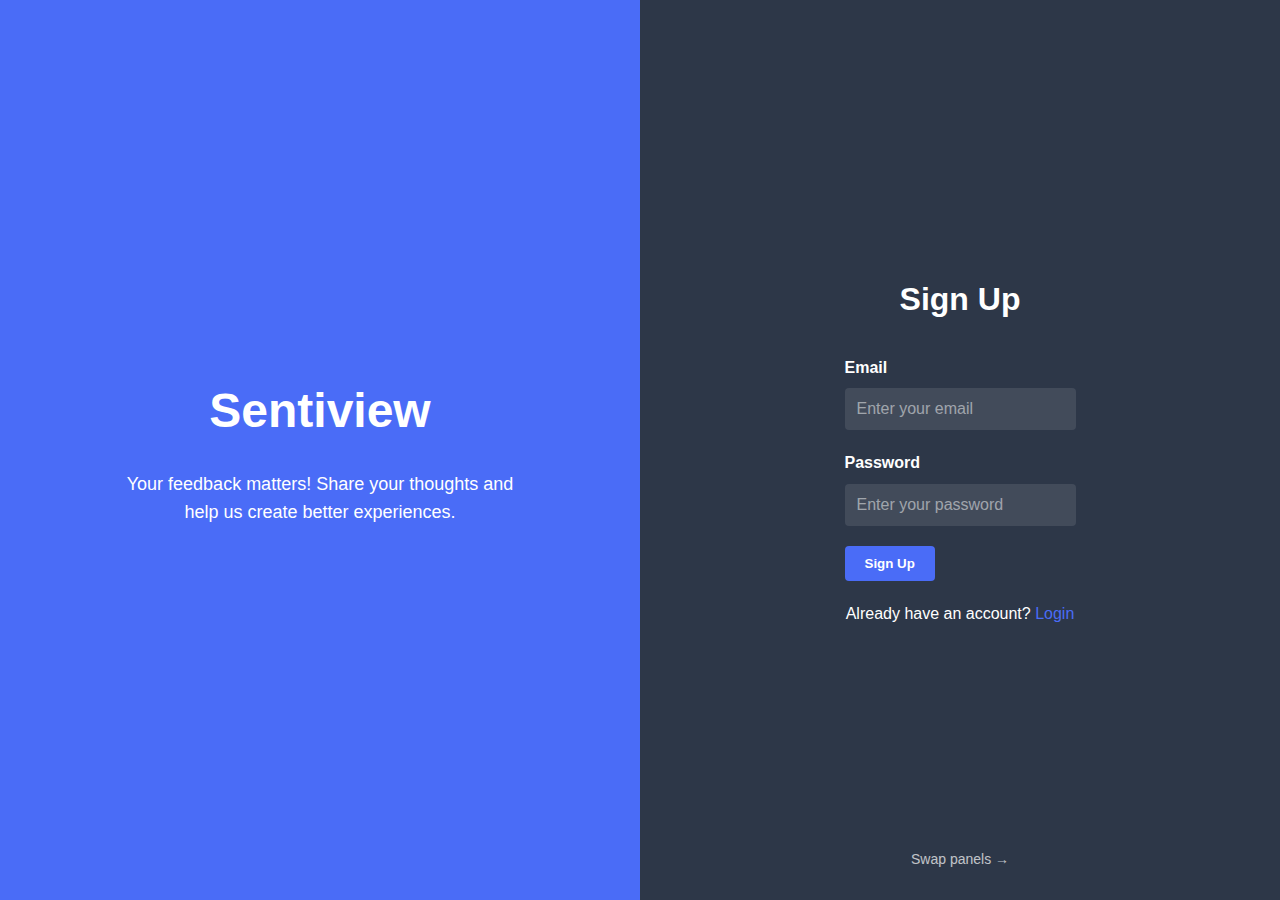
<file: index.html>
<!DOCTYPE html>
<html lang="en">
<head>
    <meta charset="UTF-8">
    <meta name="viewport" content="width=device-width, initial-scale=1.0">
    <title>Sentiview - Login</title>
    <link rel="stylesheet" href="css/style.css">
    <link rel="stylesheet" href="https://cdnjs.cloudflare.com/ajax/libs/font-awesome/6.4.0/css/all.min.css">
</head>
<body>
    <div class="login-container">
        <div class="login-panel left-panel">
            <h1>Sentiview</h1>
            <p>Your feedback matters! Share your thoughts and help us create better experiences.</p>
        </div>
        <div class="login-panel right-panel">
            <h2>Sign Up</h2>
            <form id="loginForm">
                <div class="form-group">
                    <label for="email">Email</label>
                    <input type="email" id="email" placeholder="Enter your email" required>
                </div>
                <div class="form-group">
                    <label for="password">Password</label>
                    <input type="password" id="password" placeholder="Enter your password" required>
                </div>
                <button type="submit" class="btn btn-primary">Sign Up</button>
            </form>
            <p class="login-link">Already have an account? <a href="#" id="loginLink">Login</a></p>
            <p class="swap-panels">Swap panels →</p>
        </div>
    </div>

    <script src="js/main.js"></script>
</body>
</html>
</file>
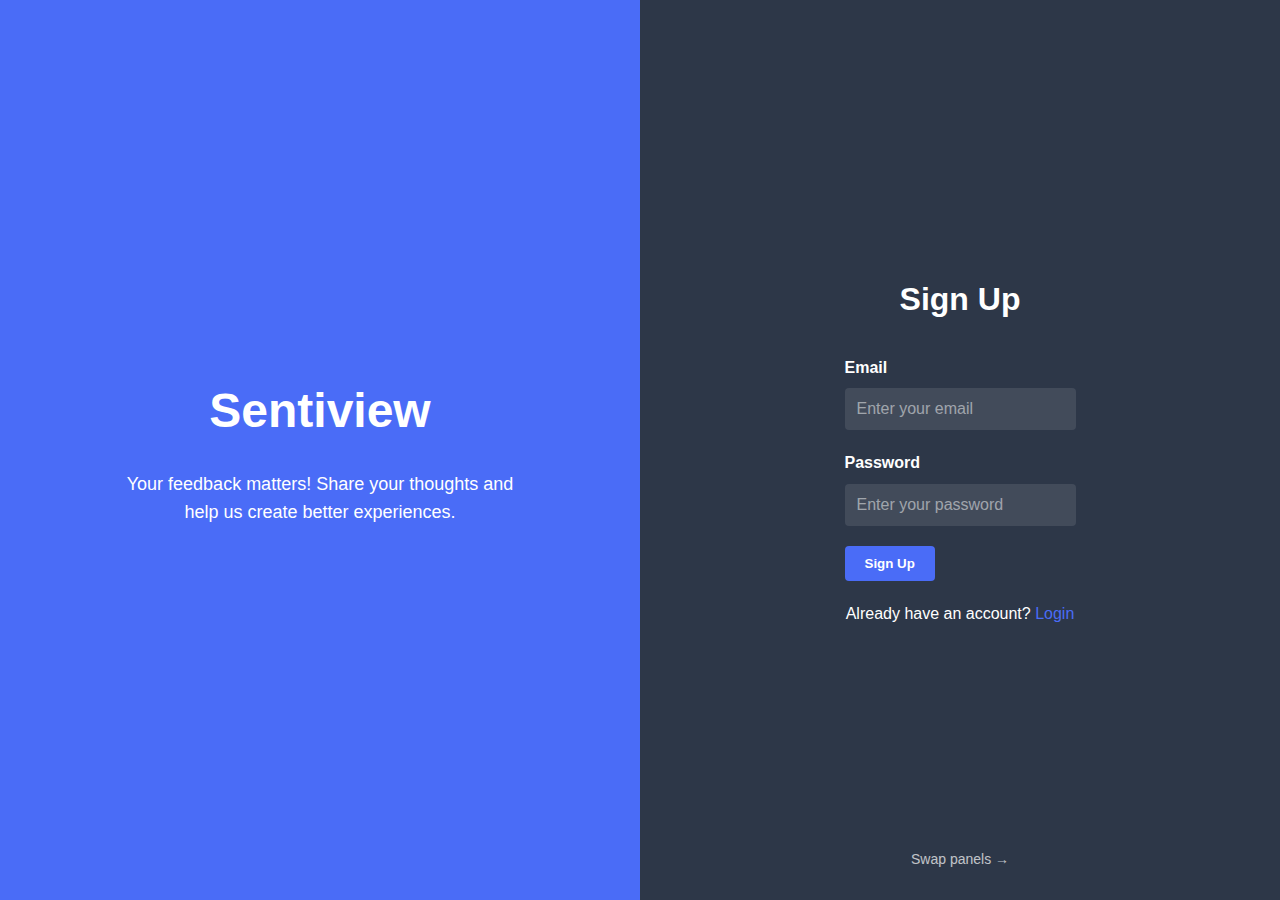
<file: dashboard.html>
<!DOCTYPE html>
<html lang="en">
<head>
    <meta charset="UTF-8">
    <meta name="viewport" content="width=device-width, initial-scale=1.0">
    <title>Sentiview - Dashboard</title>
    <link rel="stylesheet" href="css/style.css">
    <link rel="stylesheet" href="https://cdnjs.cloudflare.com/ajax/libs/font-awesome/6.4.0/css/all.min.css">
</head>
<body>
    <header>
        <div class="container">
            <div class="logo">
                <h1>Sentiview</h1>
            </div>
            <nav>
                <a href="analytics.html" class="btn btn-secondary">View Analytics</a>
                <a href="#" id="logoutBtn" class="btn btn-logout">Logout</a>
            </nav>
        </div>
    </header>
    <main class="dashboard">
        <div class="container">
            <div class="search-bar">
                <input type="text" placeholder="Search products..." id="searchInput">
                <button type="button" id="searchBtn"><i class="fas fa-search"></i></button>
            </div>

            <div class="products-grid">
                <div class="product-card" data-product-id="1">
                    <div class="product-image">
                        <img src="iphone.png"Apple iPhone 15 Pro">
                    </div>
                    <div class="product-info">
                        <h3>Apple iPhone 15 Pro</h3>
                        <p>A17 Pro chip with powerful performance</p>
                        <div class="rating">
                            <div class="stars">
                                <i class="fas fa-star"></i>
                                <i class="fas fa-star"></i>
                                <i class="fas fa-star"></i>
                                <i class="fas fa-star"></i>
                                <i class="fas fa-star-half-alt"></i>
                            </div>
                            <span>4.5 (1234 reviews)</span>
                        </div>
                        <div class="product-actions">
                            <a href="product.html" class="btn btn-primary view-product">View Product →</a>
                            <button class="btn btn-outline customer-reviews">Customer Reviews</button>
                        </div>
                    </div>
                </div>

                <div class="product-card" data-product-id="2">
                    <div class="product-image">
                        <img src="creatine.png" alt="Creatine Monohydrate">
                    </div>
                    <div class="product-info">
                        <h3>Creatine Monohydrate</h3>
                        <p>Enhance muscle strength and performance</p>
                        <div class="rating">
                            <div class="stars">
                                <i class="fas fa-star"></i>
                                <i class="fas fa-star"></i>
                                <i class="fas fa-star"></i>
                                <i class="fas fa-star"></i>
                                <i class="far fa-star"></i>
                            </div>
                            <span>4.0 (856 reviews)</span>
                        </div>
                        <div class="product-actions">
                            <a href="product.html" class="btn btn-primary view-product">View Product →</a>
                            <button class="btn btn-outline customer-reviews">Customer Reviews</button>
                        </div>
                    </div>
                </div>

                <div class="product-card" data-product-id="3">
                    <div class="product-image">
                        <img src="shirt.png" alt="Premium Cotton Shirt">
                    </div>
                    <div class="product-info">
                        <h3>Premium Cotton Shirt</h3>
                        <p>Comfortable and breathable for all-day wear</p>
                        <div class="rating">
                            <div class="stars">
                                <i class="fas fa-star"></i>
                                <i class="fas fa-star"></i>
                                <i class="fas fa-star"></i>
                                <i class="fas fa-star"></i>
                                <i class="fas fa-star-half-alt"></i>
                            </div>
                            <span>4.3 (642 reviews)</span>
                        </div>
                        <div class="product-actions">
                            <a href="product.html" class="btn btn-primary view-product">View Product →</a>
                            <button class="btn btn-outline customer-reviews">Customer Reviews</button>
                        </div>
                    </div>
                </div>
            </div>
        </div>
    </main>

    <script src="js/main.js"></script>
</body>
</html>
</file>
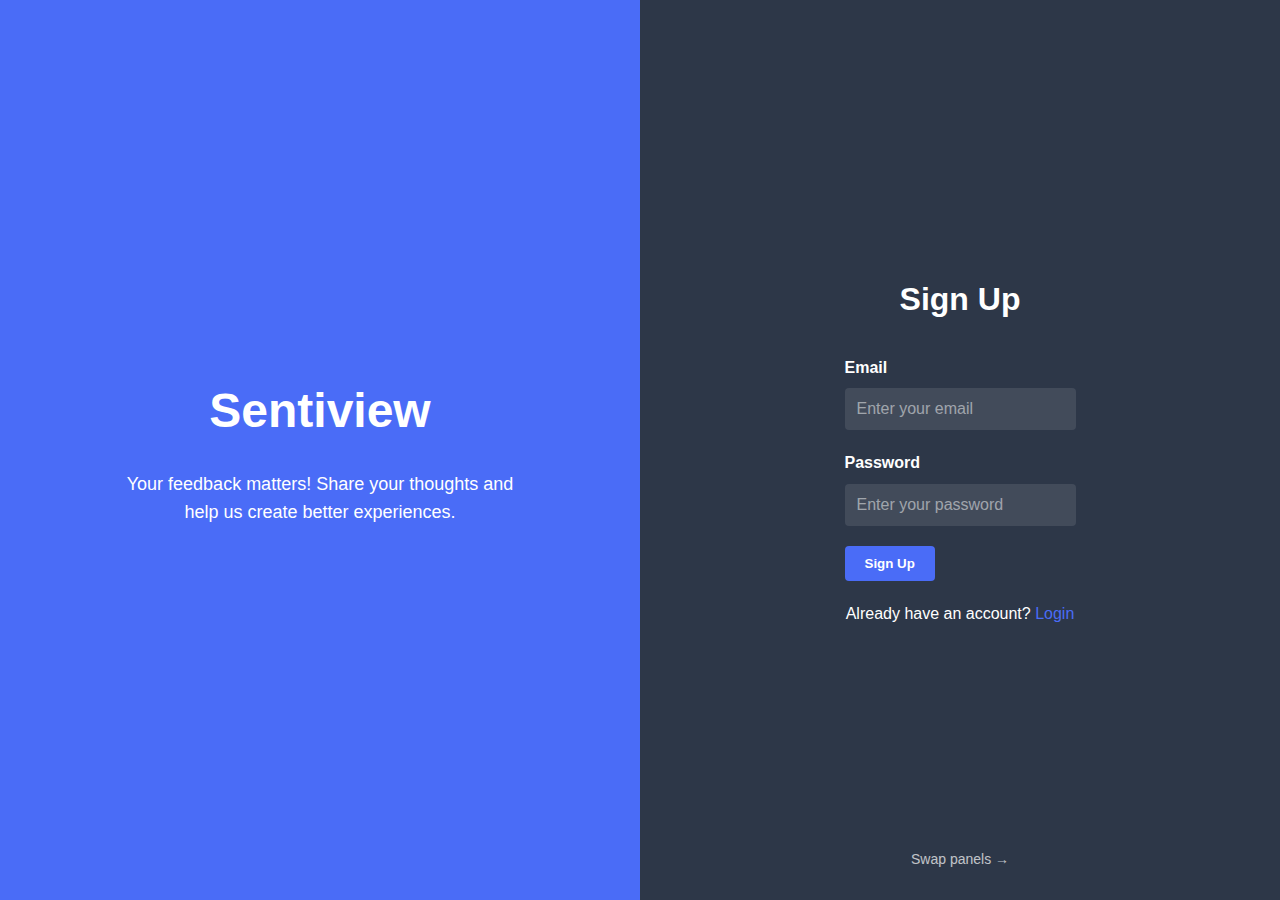
<file: feedback.html>
<!DOCTYPE html>
<html lang="en">
<head>
    <meta charset="UTF-8">
    <meta name="viewport" content="width=device-width, initial-scale=1.0">
    <title>Sentiview - All Feedbacks</title>
    <link rel="stylesheet" href="css/style.css">
    <link rel="stylesheet" href="https://cdnjs.cloudflare.com/ajax/libs/font-awesome/6.4.0/css/all.min.css">
</head>
<body>
    <header>
        <div class="container">
            <div class="logo">
                <h1>Sentiview</h1>
            </div>
            <nav>
                <a href="dashboard.html" class="btn btn-secondary">Back to Dashboard</a>
                <a href="analytics.html" class="btn btn-secondary">View Analytics</a>
                <a href="#" id="logoutBtn" class="btn btn-logout">Logout</a>
            </nav>
        </div>
    </header>

    <main class="feedback-page">
        <div class="container">
            <div class="feedback-header">
                <h2>All Feedbacks</h2>
                <button class="btn btn-success" id="exportBtn">
                    <i class="fas fa-file-excel"></i> Export as Excel
                </button>
            </div>
            
            <div class="feedback-table-container">
                <table class="feedback-table">
                    <thead>
                        <tr>
                            <th>DATE</th>
                            <th>PRODUCT NAME</th>
                            <th>CUSTOMER NAME</th>
                            <th>RATING</th>
                            <th>FEEDBACK</th>
                            <th>SENTIMENT</th>
                        </tr>
                    </thead>
                    <tbody id="feedbackTableBody">
                        <!-- Feedback rows will be dynamically added here -->
                    </tbody>
                </table>
            </div>
        </div>
    </main>

    <script src="js/main.js"></script>
</body>
</html>
</file>
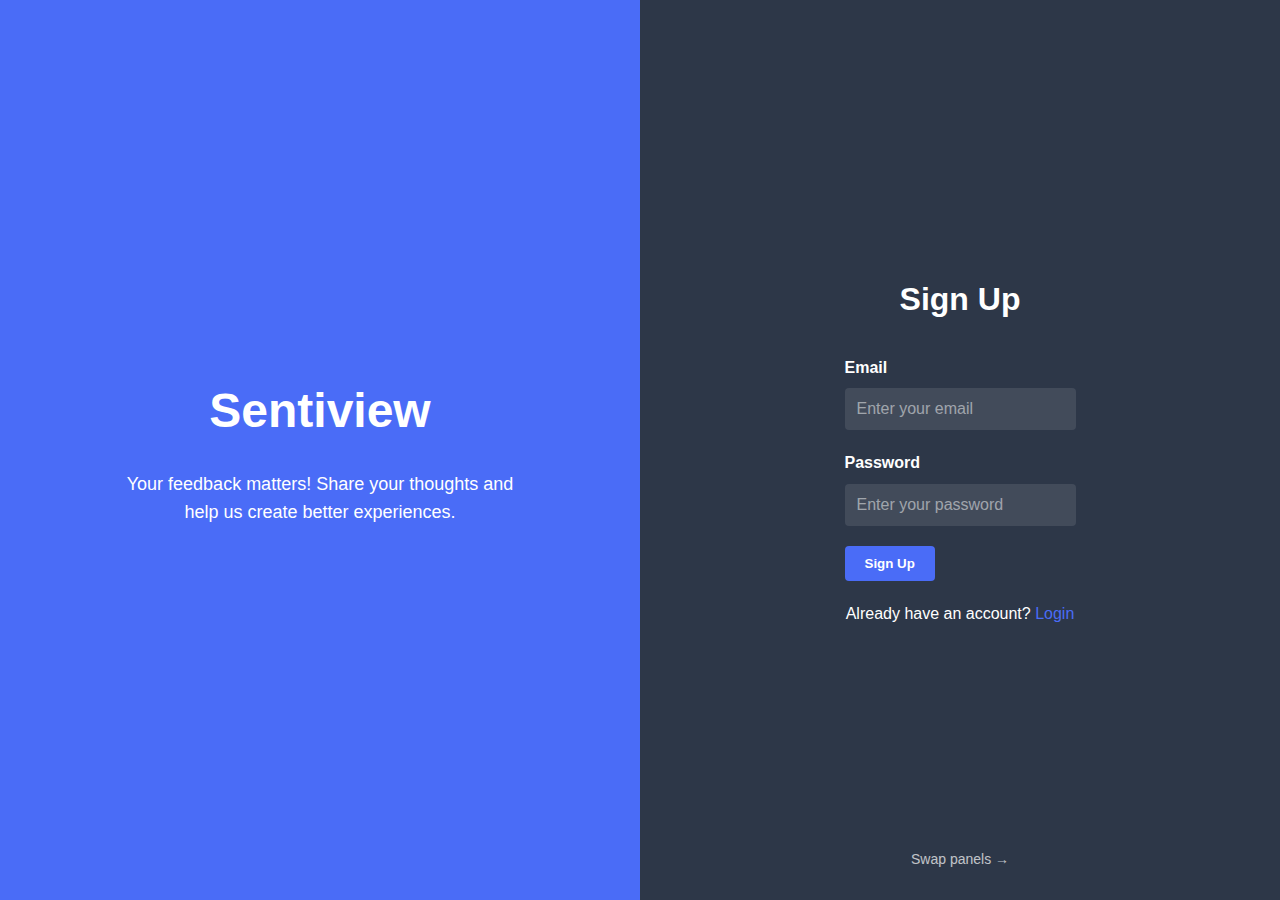
<file: product.html>
<!DOCTYPE html>
<html lang="en">
<head>
    <meta charset="UTF-8">
    <meta name="viewport" content="width=device-width, initial-scale=1.0">
    <title>Sentiview - Product Details</title>
    <link rel="stylesheet" href="css/style.css">
    <link rel="stylesheet" href="https://cdnjs.cloudflare.com/ajax/libs/font-awesome/6.4.0/css/all.min.css">
</head>
<body>
    <header>
        <div class="container">
            <div class="logo">
                <h1>Sentiview</h1>
            </div>
            <nav>
                <a href="dashboard.html" class="btn btn-secondary">Back to Dashboard</a>
                <a href="analytics.html" class="btn btn-secondary">View Analytics</a>
                <a href="#" id="logoutBtn" class="btn btn-logout">Logout</a>
            </nav>
        </div>
    </header>

    <main class="product-detail">
        <div class="container">
            <div class="product-container">
                <div class="product-card">
                    <div class="product-image">
                        <img src="iphone.png" alt="Apple iPhone 15 Pro">
                    </div>
                    <div class="product-info">
                        <h2>Apple iPhone 15 Pro</h2>
                        <p>Active Noise Cancellation for immersive sound, Transparency mode for hearing the world around you, and a customizable fit for all-day comfort.</p>
                        <div class="rating">
                            <div class="stars">
                                <i class="fas fa-star"></i>
                                <i class="fas fa-star"></i>
                                <i class="fas fa-star"></i>
                                <i class="fas fa-star"></i>
                                <i class="fas fa-star-half-alt"></i>
                            </div>
                            <span>4.5 (2334 reviews)</span>
                        </div>
                        <div class="product-actions">
                            <a href="https://www.amazon.in/Apple-iPhone-15-128-GB/dp/B0CHX2F5QT/ref=sr_1_1_sspa?crid=2SGYB2UTR2RW5&dib=eyJ2IjoiMSJ9.[base64].bqW6SlM8E9qCVROi8e1A4iLV_Qw4Kpy-lK1bMHQjtvw&dib_tag=se&keywords=iphone%2B15%2Bpro&qid=1762190272&sprefix=iphone%2B15%2Bpro%2Caps%2C253&sr=8-1-spons&sp_csd=d2lkZ2V0TmFtZT1zcF9hdGY&th=1" target="_blank" class="btn btn-primary">View Product →</a>
                            <button class="btn btn-outline customer-reviews">Customer Reviews</button>
                            <button class="btn btn-primary" id="submitFeedbackBtn">Submit Your Feedback</button>
                        </div>
                    </div>
                </div>
            </div>
            <main class="product-detail">
        <div class="container">
            <div class="product-container">
                <div class="product-card">
                    <div class="product-image">
                        <img src="creatine.png" alt="Creatine Monohydrate">
                    </div>
                    <div class="product-info">
                        <h2>Creatine Monohydrate</h2>
                        <p>Enhance muscle strength and performance with our premium Creatine Monohydrate.</p>
                        <div class="rating">
                            <div class="stars">
                                <i class="fas fa-star"></i>
                                <i class="fas fa-star"></i>
                                <i class="fas fa-star"></i>
                                <i class="fas fa-star"></i>
                                <i class="fas fa-star-half-alt"></i>
                            </div>
                            <span>4.5 (2334 reviews)</span>
                        </div>
                        <div class="product-actions">
                            <a href="https://www.amazon.in/GNC-Monohydrate-Blueberry-Performance-Formulated/dp/B0D7M6JJN3/ref=sr_1_30?crid=385DAA0BGA1EP&dib=eyJ2IjoiMSJ9.[base64].HoTn2n0GW2ty5gE1QstFLsl6CN3U75Xij4RGqlNw2AU&dib_tag=se&keywords=creatine+mono+hydrate&qid=1762192494&sprefix=creatine+mo%2Caps%2C256&sr=8-30" target="_blank" class="btn btn-primary">View Product →</a>
                            <button class="btn btn-outline customer-reviews">Customer Reviews</button>
                            <button class="btn btn-primary" id="submitFeedbackBtn">Submit Your Feedback</button>
                        </div>
                    </div>
                </div>
            </div>
             <div class="container">
            <div class="product-container">
                <div class="product-card">
                    <div class="product-image">
                        <img src="shirt.png" alt="Premium Cotton Shirt">
                    </div>
                    <div class="product-info">
                        <h2>Premium Cotton Shirt</h2>
                        <p>Experience ultimate comfort with our Premium Cotton Shirt, perfect for any occasion.</p>
                        <div class="rating">
                            <div class="stars">
                                <i class="fas fa-star"></i>
                                <i class="fas fa-star"></i>
                                <i class="fas fa-star"></i>
                                <i class="fas fa-star"></i>
                                <i class="fas fa-star-half-alt"></i>
                            </div>
                            <span>4.5 (2334 reviews)</span>
                        </div>
                        <div class="product-actions">
                            <a href="https://www.amazon.in/Allen-Solly-Geometric-Regular-ASSFWMOFO48848_White_42/dp/B07DMQRD6F/ref=sr_1_8?crid=3R761X6V8B418&dib=eyJ2IjoiMSJ9.[base64].L8qR094qKZfJPswLxPCXodKF8hKLRM70gLy0l2dhcSc&dib_tag=se&keywords=premium%2Bcotton%2Bshirts%2Bfor%2Bmen&qid=1762192652&sprefix=premium%2Bcotton%2Bshirt%2Caps%2C272&sr=8-8&th=1&psc=1" target="_blank" class="btn btn-primary">View Product →</a>
                            <button class="btn btn-outline customer-reviews">Customer Reviews</button>
                            <button class="btn btn-primary" id="submitFeedbackBtn">Submit Your Feedback</button>
                        </div>
                    </div>
                </div>
            </div>
            <div class="feedback-modal" id="feedbackModal">
                <div class="modal-content">
                    <div class="modal-header">
                        <h3>Submit Your Feedback</h3>
                        <span class="close-modal" id="closeModal">&times;</span>
                    </div>
                    <form id="feedbackForm">
                        <div class="form-group">
                            <label for="productSelect">Product</label>
                            <select id="productSelect">
                                <option value="The Psychology of Money">The Psychology of Money</option>
                                <option value="Apple iPhone 15 Pro" selected>Apple iPhone 15 Pro</option>
                                <option value="Apple iPhone 15 Pro">Apple iPhone 15 Pro</option>
                                <option value="Creatine Monohydrate">Creatine Monohydrate</option>
                                <option value="Premium Cotton T-Shirt">Premium Cotton T-Shirt</option>
                            </select>
                        </div>
                        <div class="form-group">
                            <label for="customerName">Your Name</label>
                            <input type="text" id="customerName" placeholder="Enter your name" required>
                        </div>
                        <div class="form-group">
                            <label>Rating</label>
                            <div class="rating-input">
                                <i class="far fa-star" data-rating="1"></i>
                                <i class="far fa-star" data-rating="2"></i>
                                <i class="far fa-star" data-rating="3"></i>
                                <i class="far fa-star" data-rating="4"></i>
                                <i class="far fa-star" data-rating="5"></i>
                            </div>
                        </div>
                        <div class="form-group">
                            <label for="feedbackText">Your Feedback</label>
                            <textarea id="feedbackText" rows="4" placeholder="Share your thoughts about this product..." required></textarea>
                        </div>
                        <div class="form-group">
                            <label for="productImageUrl">Product Image URL (Optional)</label>
                            <input type="url" id="productImageUrl" placeholder="https://example.com/image.jpg">
                        </div>
                        <button type="submit" class="btn btn-primary">Submit Feedback</button>
                    </form>
                </div>
            </div>
        </div>
    </main>

    <script src="js/main.js"></script>
</body>
</html>
</file>
<file: css/style.css>
/* Global Styles */
* {
    margin: 0;
    padding: 0;
    box-sizing: border-box;
    font-family: 'Segoe UI', Tahoma, Geneva, Verdana, sans-serif;
}

body {
    background-color: #f5f7fa;
    color: #333;
    line-height: 1.6;
}

.container {
    width: 100%;
    max-width: 1200px;
    margin: 0 auto;
    padding: 0 20px;
}

/* Buttons */
.btn {
    display: inline-block;
    padding: 10px 20px;
    border: none;
    border-radius: 4px;
    cursor: pointer;
    font-weight: 600;
    text-decoration: none;
    transition: all 0.3s ease;
    text-align: center;
}

.btn-primary {
    background-color: #4a6cf7;
    color: white;
}

.btn-primary:hover {
    background-color: #3a5bd9;
}

.btn-secondary {
    background-color: #6c757d;
    color: white;
}

.btn-secondary:hover {
    background-color: #5a6268;
}

.btn-success {
    background-color: #28a745;
    color: white;
}

.btn-success:hover {
    background-color: #218838;
}

.btn-outline {
    background-color: transparent;
    border: 1px solid #4a6cf7;
    color: #4a6cf7;
}

.btn-outline:hover {
    background-color: #4a6cf7;
    color: white;
}

.btn-logout {
    background-color: #dc3545;
    color: white;
}

.btn-logout:hover {
    background-color: #c82333;
}

/* Header */
header {
    background-color: #fff;
    box-shadow: 0 2px 10px rgba(0, 0, 0, 0.1);
    padding: 15px 0;
    position: sticky;
    top: 0;
    z-index: 100;
}

header .container {
    display: flex;
    justify-content: space-between;
    align-items: center;
}

.logo h1 {
    color: #4a6cf7;
    font-size: 24px;
}

nav {
    display: flex;
    gap: 15px;
}

/* Login Page */
.login-container {
    display: flex;
    min-height: 100vh;
    background: linear-gradient(135deg, #667eea 0%, #764ba2 100%);
}

.login-panel {
    flex: 1;
    display: flex;
    flex-direction: column;
    justify-content: center;
    align-items: center;
    padding: 40px;
}

.left-panel {
    background-color: #4a6cf7;
    color: white;
    text-align: center;
}

.left-panel h1 {
    font-size: 48px;
    margin-bottom: 20px;
}

.left-panel p {
    font-size: 18px;
    max-width: 400px;
}

.right-panel {
    background-color: #2d3748;
    color: white;
}

.right-panel h2 {
    font-size: 32px;
    margin-bottom: 30px;
}

.form-group {
    margin-bottom: 20px;
    width: 100%;
    max-width: 400px;
}

.form-group label {
    display: block;
    margin-bottom: 8px;
    font-weight: 600;
}

.form-group input,
.form-group select,
.form-group textarea {
    width: 100%;
    padding: 12px;
    border: none;
    border-radius: 4px;
    background-color: rgba(255, 255, 255, 0.1);
    color: white;
    font-size: 16px;
}

.form-group input::placeholder,
.form-group textarea::placeholder {
    color: rgba(255, 255, 255, 0.5);
}

.login-link {
    margin-top: 20px;
}

.login-link a {
    color: #4a6cf7;
    text-decoration: none;
}

.swap-panels {
    position: absolute;
    bottom: 30px;
    font-size: 14px;
    opacity: 0.7;
}

/* Dashboard */
.dashboard {
    padding: 30px 0;
}

.search-bar {
    display: flex;
    margin-bottom: 30px;
    max-width: 600px;
    margin-left: auto;
    margin-right: auto;
}

.search-bar input {
    flex: 1;
    padding: 12px 15px;
    border: 1px solid #ddd;
    border-radius: 4px 0 0 4px;
    font-size: 16px;
}

.search-bar button {
    padding: 0 20px;
    background-color: #4a6cf7;
    color: white;
    border: none;
    border-radius: 0 4px 4px 0;
    cursor: pointer;
}

.products-grid {
    display: grid;
    grid-template-columns: repeat(auto-fill, minmax(350px, 1fr));
    gap: 30px;
}

.product-card {
    background-color: white;
    border-radius: 8px;
    overflow: hidden;
    box-shadow: 0 4px 12px rgba(0, 0, 0, 0.1);
    transition: transform 0.3s ease, box-shadow 0.3s ease;
}

.product-card:hover {
    transform: translateY(-5px);
    box-shadow: 0 8px 24px rgba(0, 0, 0, 0.15);
}

.product-image {
    height: 200px;
    overflow: hidden;
}

.product-image img {
    width: 100%;
    height: 100%;
    object-fit: cover;
}

.product-info {
    padding: 20px;
}

.product-info h3 {
    font-size: 22px;
    margin-bottom: 10px;
}

.product-info p {
    color: #666;
    margin-bottom: 15px;
}

.rating {
    display: flex;
    align-items: center;
    margin-bottom: 20px;
}

.stars {
    color: #ffc107;
    margin-right: 10px;
}

.product-actions {
    display: flex;
    gap: 10px;
}

/* Product Detail Page */
.product-detail {
    padding: 30px 0;
}

.product-container {
    max-width: 900px;
    margin: 0 auto;
}

.product-detail .product-card {
    display: flex;
    flex-direction: row;
    height: auto;
}

.product-detail .product-image {
    flex: 1;
    height: auto;
}

.product-detail .product-info {
    flex: 1;
    padding: 30px;
}

.product-detail h2 {
    font-size: 28px;
    margin-bottom: 15px;
}

.product-detail .product-actions {
    flex-direction: column;
    margin-top: 20px;
}

/* Feedback Modal */
.feedback-modal {
    display: none;
    position: fixed;
    top: 0;
    left: 0;
    width: 100%;
    height: 100%;
    background-color: rgba(0, 0, 0, 0.5);
    z-index: 1000;
    justify-content: center;
    align-items: center;
}

.modal-content {
    background-color: white;
    border-radius: 8px;
    width: 90%;
    max-width: 600px;
    max-height: 90vh;
    overflow-y: auto;
    padding: 0;
}

.modal-header {
    display: flex;
    justify-content: space-between;
    align-items: center;
    padding: 20px;
    border-bottom: 1px solid #eee;
}

.close-modal {
    font-size: 24px;
    cursor: pointer;
    color: #999;
}

.modal-content form {
    padding: 20px;
}

.modal-content .form-group {
    margin-bottom: 20px;
}

.modal-content label {
    display: block;
    margin-bottom: 8px;
    font-weight: 600;
    color: #333;
}

.modal-content input,
.modal-content select,
.modal-content textarea {
    width: 100%;
    padding: 12px;
    border: 1px solid #ddd;
    border-radius: 4px;
    font-size: 16px;
    color: #333;
    background-color: #fff;
}

.rating-input {
    display: flex;
    gap: 10px;
    font-size: 24px;
    color: #ffc107;
}

.rating-input i {
    cursor: pointer;
}

.rating-input i:hover,
.rating-input i.active {
    color: #ffc107;
}

/* Analytics Page */
.analytics {
    padding: 30px 0;
}

.analytics h2 {
    text-align: center;
    margin-bottom: 30px;
    font-size: 32px;
}

.charts-container {
    display: grid;
    grid-template-columns: repeat(auto-fit, minmax(400px, 1fr));
    gap: 30px;
    margin-bottom: 40px;
}

.chart-card {
    background-color: white;
    border-radius: 8px;
    padding: 20px;
    box-shadow: 0 4px 12px rgba(0, 0, 0, 0.1);
}

.chart-card h3 {
    margin-bottom: 20px;
    text-align: center;
}

.chart-wrapper {
    height: 300px;
    position: relative;
}

.stats-cards {
    display: grid;
    grid-template-columns: repeat(auto-fit, minmax(250px, 1fr));
    gap: 30px;
}

.stat-card {
    background-color: white;
    border-radius: 8px;
    padding: 20px;
    display: flex;
    align-items: center;
    box-shadow: 0 4px 12px rgba(0, 0, 0, 0.1);
}

.stat-card.positive {
    border-left: 5px solid #28a745;
}

.stat-card.negative {
    border-left: 5px solid #dc3545;
}

.stat-card.neutral {
    border-left: 5px solid #4a6cf7;
}

.stat-icon {
    font-size: 36px;
    margin-right: 20px;
}

.stat-card.positive .stat-icon {
    color: #28a745;
}

.stat-card.negative .stat-icon {
    color: #dc3545;
}

.stat-card.neutral .stat-icon {
    color: #4a6cf7;
}

.stat-number {
    font-size: 32px;
    font-weight: bold;
    margin: 5px 0;
}

.stat-percentage {
    font-size: 18px;
    color: #666;
}

/* Feedback Page */
.feedback-page {
    padding: 30px 0;
}

.feedback-header {
    display: flex;
    justify-content: space-between;
    align-items: center;
    margin-bottom: 30px;
}

.feedback-table-container {
    background-color: white;
    border-radius: 8px;
    overflow: hidden;
    box-shadow: 0 4px 12px rgba(0, 0, 0, 0.1);
}

.feedback-table {
    width: 100%;
    border-collapse: collapse;
}

.feedback-table th {
    background-color: #f8f9fa;
    padding: 15px;
    text-align: left;
    font-weight: 600;
    color: #495057;
    border-bottom: 1px solid #dee2e6;
}

.feedback-table td {
    padding: 15px;
    border-bottom: 1px solid #dee2e6;
}

.feedback-table tr:last-child td {
    border-bottom: none;
}

.sentiment-positive {
    color: #28a745;
    font-weight: 600;
}

.sentiment-negative {
    color: #dc3545;
    font-weight: 600;
}

.sentiment-neutral {
    color: #6c757d;
    font-weight: 600;
}

/* Responsive Design */
@media (max-width: 768px) {
    .login-container {
        flex-direction: column;
    }
    
    .products-grid {
        grid-template-columns: 1fr;
    }
    
    .product-detail .product-card {
        flex-direction: column;
    }
    
    .charts-container {
        grid-template-columns: 1fr;
    }
    
    .stats-cards {
        grid-template-columns: 1fr;
    }
    
    .feedback-header {
        flex-direction: column;
        gap: 15px;
        align-items: flex-start;
    }
    
    .feedback-table-container {
        overflow-x: auto;
    }
}
</file>
